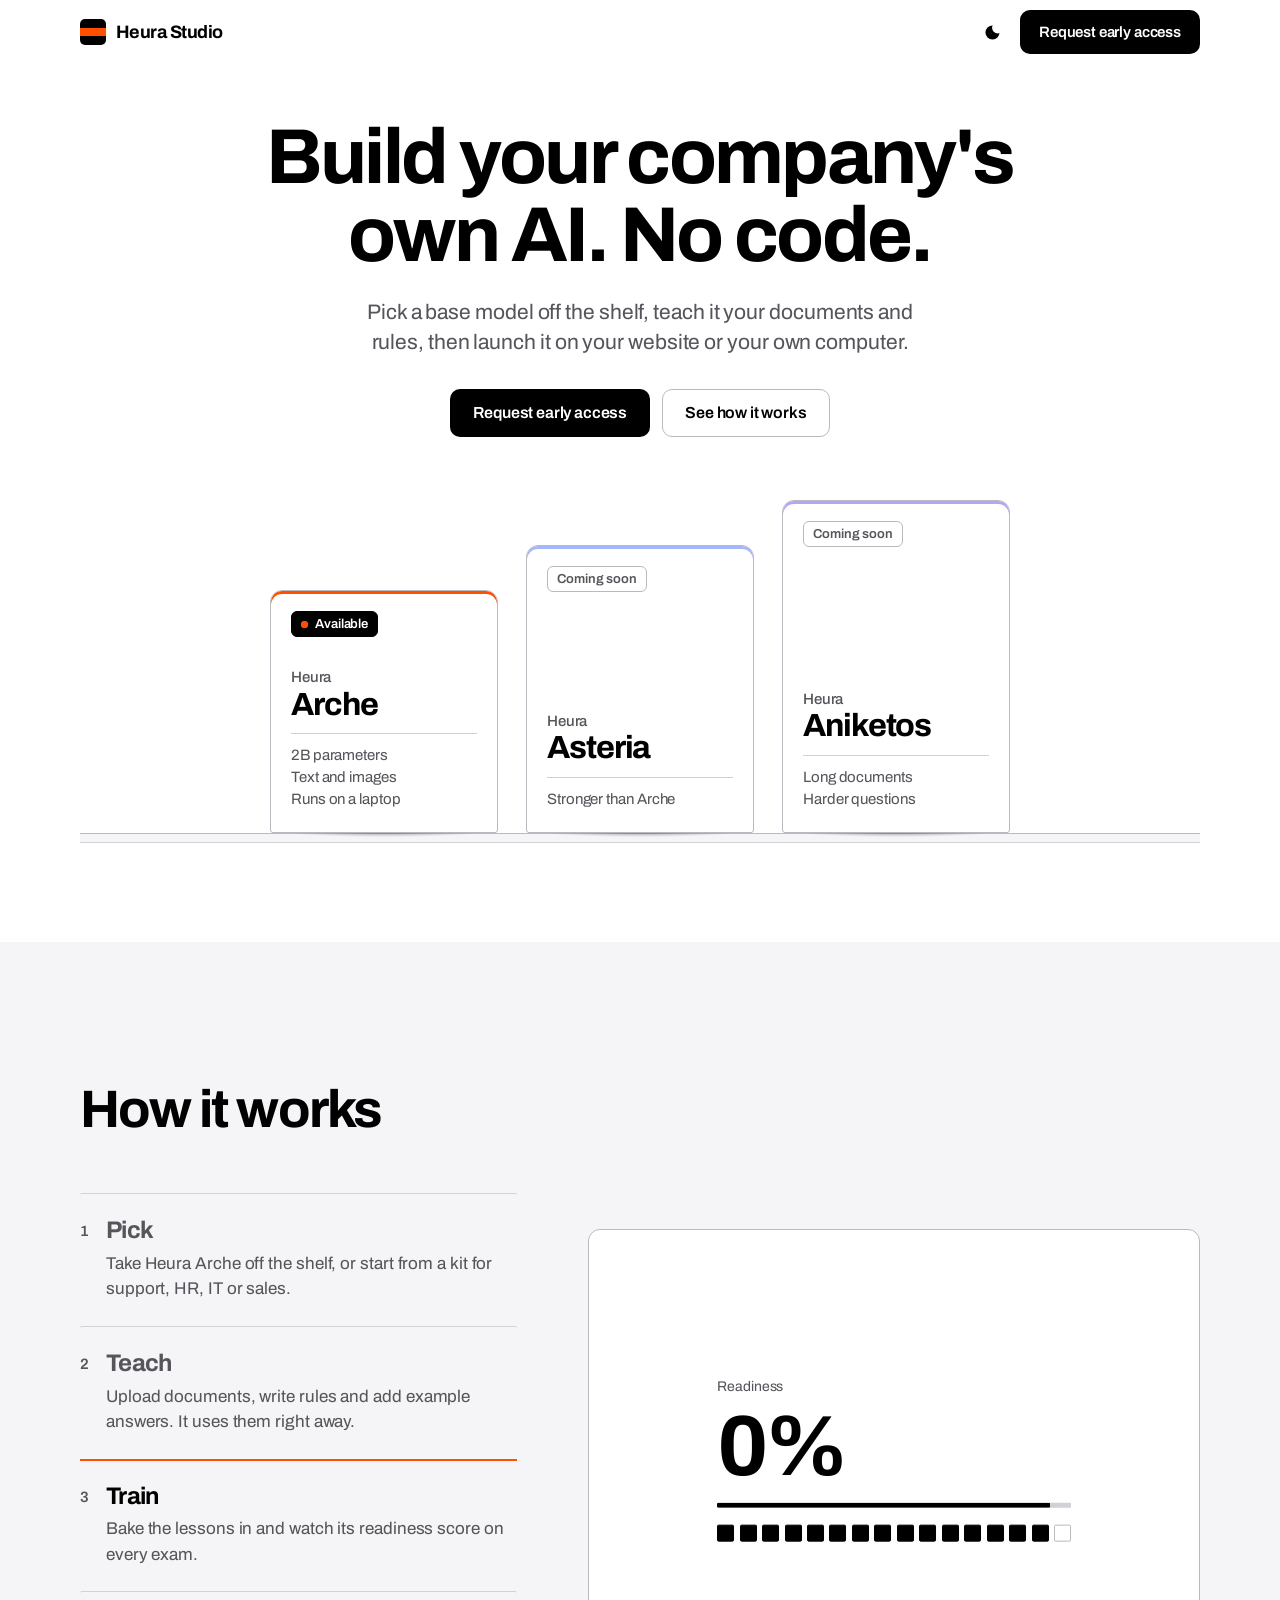
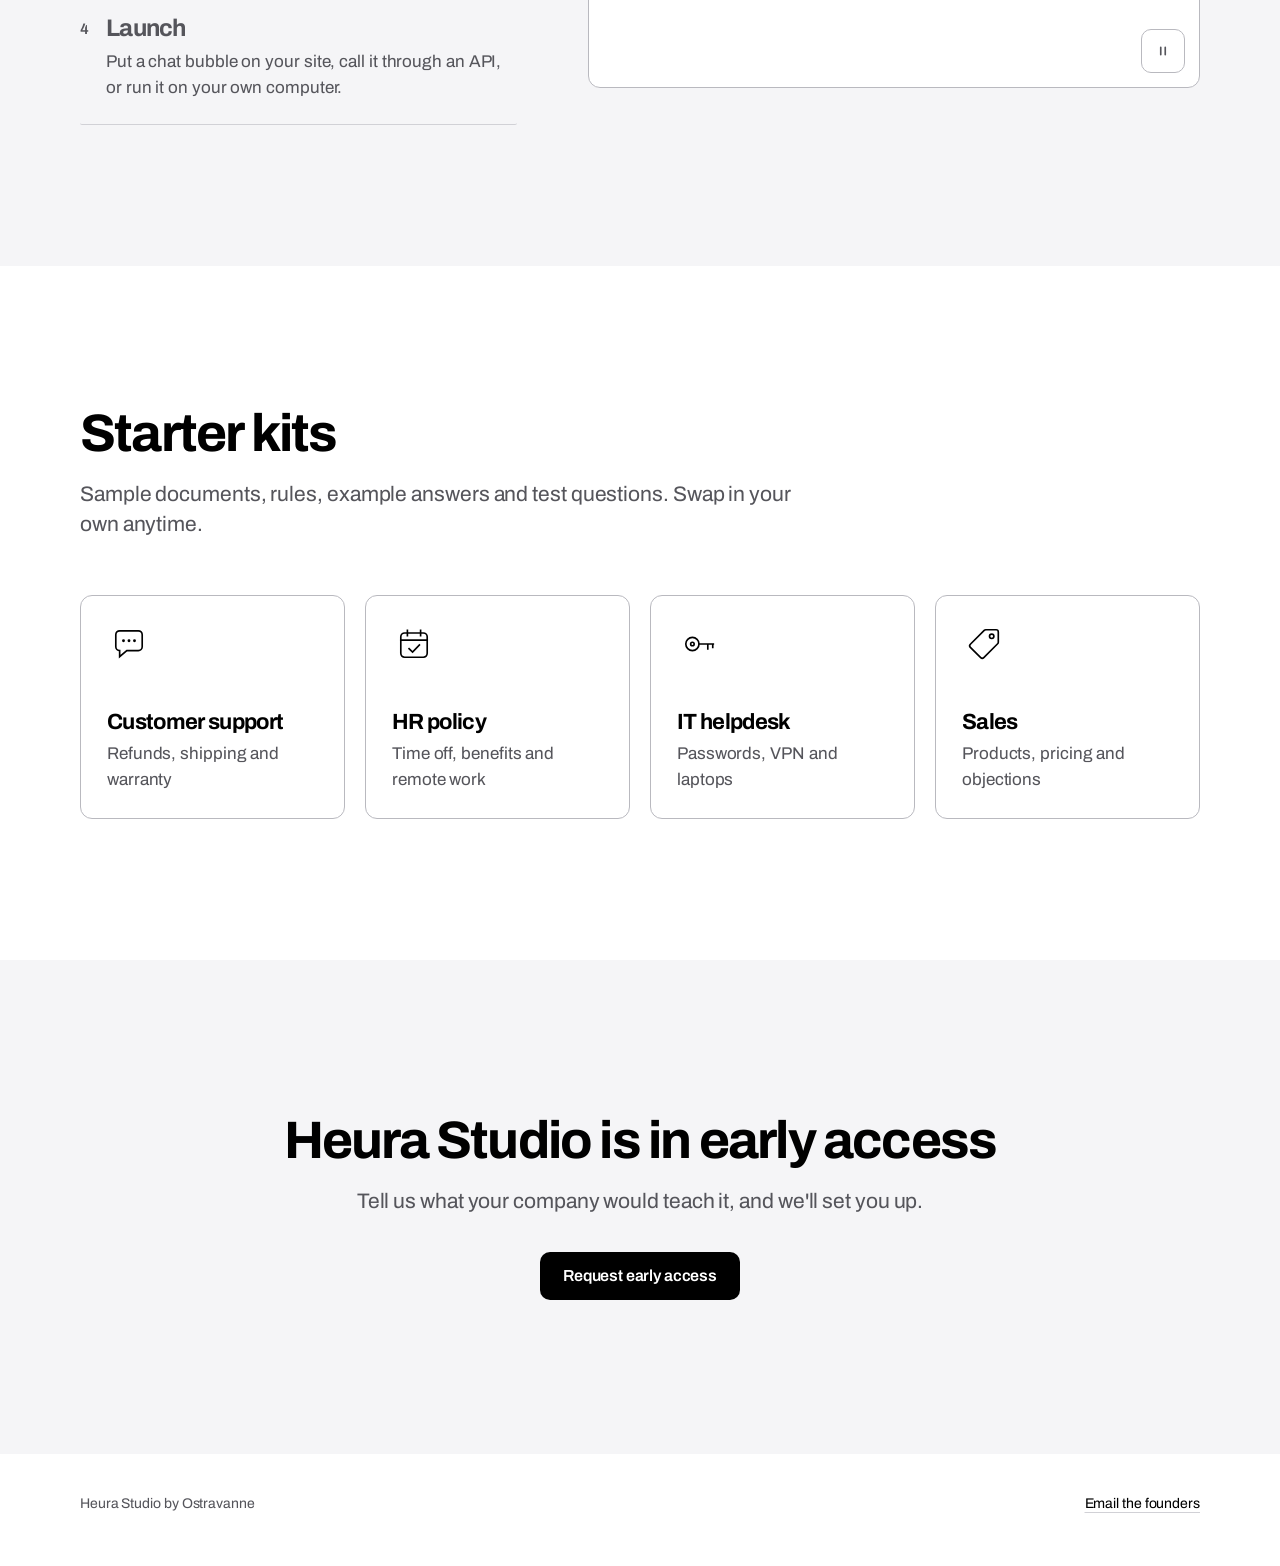
<file: index.html>
<!doctype html>
<html lang="en">
<head>
<meta charset="utf-8">
<meta name="viewport" content="width=device-width, initial-scale=1">
<title>Heura Studio by Ostravanne</title>
<meta name="description" content="Build your company's own AI. No code. Pick a base model off the shelf, teach it your documents and rules, then launch it on your website or your own computer.">
<meta name="theme-color" content="#ffffff" data-light="#ffffff" data-dark="#000000">
<!-- The theme: the choice saved by the switch in the header, else the system's. Set before anything paints. -->
<script>(function(d){var t,m;try{t=localStorage.getItem('ov-theme')}catch(e){}if(t!=='light'&&t!=='dark')t=window.matchMedia&&matchMedia('(prefers-color-scheme: dark)').matches?'dark':'light';d.setAttribute('data-theme',t);d.classList.add('ov-js');m=document.querySelector('meta[name="theme-color"]');if(m)m.setAttribute('content',m.getAttribute('data-'+t))})(document.documentElement)</script>
<link rel="icon" href="/favicon.ico" sizes="48x48">
<link rel="icon" href="/favicon-32.png" type="image/png" sizes="32x32">
<link rel="icon" href="/icon-512.png" type="image/png" sizes="512x512">
<link rel="apple-touch-icon" href="/apple-touch-icon.png">
<meta property="og:type" content="website">
<meta property="og:url" content="https://ostravanne.com/">
<meta property="og:title" content="Heura Studio by Ostravanne">
<meta property="og:description" content="Build your company's own AI. No code.">
<meta property="og:image" content="https://ostravanne.com/icon-512.png">
<link rel="preconnect" href="https://fonts.googleapis.com">
<link rel="preconnect" href="https://fonts.gstatic.com" crossorigin>
<link rel="stylesheet" href="https://fonts.googleapis.com/css2?family=Archivo:wdth,wght@62..125,400..900&display=swap">
<link rel="stylesheet" href="/site.css">
<script src="/theme.js" defer></script>
<script src="/home.js" defer></script>
</head>
<body>
<div id="ov-home">
  <header class="ov-top">
    <div class="ov-wrap ov-top-row">
      <a class="ov-logo" href="/"><span class="ov-mark" aria-hidden="true"></span><span class="ov-wordmark">Heura Studio</span></a>
      <div class="ov-top-actions">
        <button class="ov-theme" type="button" aria-label="Switch to dark mode">
          <svg viewBox="0 0 24 24" aria-hidden="true" focusable="false">
            <mask id="ov-moon-bite"><rect width="24" height="24" fill="#fff"/><circle class="ov-bite" cx="18" cy="6.5" r="6.5" fill="#000"/></mask>
            <circle class="ov-orb" cx="12" cy="12" r="8" fill="currentColor" mask="url(#ov-moon-bite)"/>
            <path class="ov-rays" d="M12 1.75v2.1M12 20.15v2.1M1.75 12h2.1M20.15 12h2.1M4.75 4.75l1.5 1.5M17.75 17.75l1.5 1.5M4.75 19.25l1.5-1.5M17.75 6.25l1.5-1.5" fill="none" stroke="currentColor" stroke-width="1.9" stroke-linecap="round"/>
          </svg>
        </button>
        <a class="ov-btn ov-btn-primary ov-btn-small" href="/early-access/"><span class="ov-long">Request early access</span><span class="ov-short" aria-hidden="true">Early access</span></a>
      </div>
    </div>
  </header>

  <main>
    <section class="ov-hero" aria-labelledby="ov-hero-title">
      <div class="ov-wrap">
        <h1 id="ov-hero-title" class="ov-hero-title">Build your company's own AI. No code.</h1>
        <p class="ov-hero-sub">Pick a base model off the shelf, teach it your documents and rules, then launch it on your website or your own computer.</p>
        <div class="ov-hero-actions">
          <a class="ov-btn ov-btn-primary" href="/early-access/">Request early access</a>
          <a class="ov-btn ov-btn-quiet" href="#how">See how it works</a>
        </div>

        <!-- The models, weakest to strongest, standing on a shelf. Only Arche, the base model, is out. -->
        <div class="ov-shelf">
          <ul class="ov-lineup" aria-label="Heura models">
            <li class="ov-slot" data-model="arche">
              <span class="ov-contact" aria-hidden="true"></span>
              <div class="ov-riser">
                <article class="ov-box" tabindex="0" aria-label="Heura Arche, available">
                  <span class="ov-status is-available"><span class="ov-dot" aria-hidden="true"></span>Available</span>
                  <div class="ov-box-foot">
                    <p class="ov-box-name"><span>Heura</span> Arche</p>
                    <ul class="ov-box-lines"><li>2B parameters</li><li>Text and images</li><li>Runs on a laptop</li></ul>
                  </div>
                </article>
              </div>
            </li>
            <li class="ov-slot" data-model="asteria">
              <span class="ov-contact" aria-hidden="true"></span>
              <div class="ov-riser">
                <article class="ov-box" tabindex="0" aria-label="Heura Asteria, coming soon">
                  <span class="ov-status">Coming soon</span>
                  <div class="ov-box-foot">
                    <p class="ov-box-name"><span>Heura</span> Asteria</p>
                    <ul class="ov-box-lines"><li>Stronger than Arche</li></ul>
                  </div>
                </article>
              </div>
            </li>
            <li class="ov-slot" data-model="aniketos">
              <span class="ov-contact" aria-hidden="true"></span>
              <div class="ov-riser">
                <article class="ov-box" tabindex="0" aria-label="Heura Aniketos, coming soon">
                  <span class="ov-status">Coming soon</span>
                  <div class="ov-box-foot">
                    <p class="ov-box-name"><span>Heura</span> Aniketos</p>
                    <ul class="ov-box-lines"><li>Long documents</li><li>Harder questions</li></ul>
                  </div>
                </article>
              </div>
            </li>
          </ul>
          <div class="ov-plank" aria-hidden="true"></div>
        </div>
      </div>
    </section>

    <section class="ov-how" id="how" aria-labelledby="ov-how-title">
      <div class="ov-wrap">
        <h2 id="ov-how-title" class="ov-h2">How it works</h2>
        <div class="ov-how-body">
          <!-- home.js turns this list into tabs that drive the preview beside it. -->
          <ol class="ov-steps">
            <li class="ov-step">
              <span class="ov-step-n" aria-hidden="true">1</span>
              <h3 class="ov-step-title" id="ov-step-pick">Pick</h3>
              <p class="ov-step-text" id="ov-step-pick-text">Take Heura Arche off the shelf, or start from a kit for support, HR, IT or sales.</p>
              <span class="ov-step-progress" aria-hidden="true"><span></span></span>
            </li>
            <li class="ov-step">
              <span class="ov-step-n" aria-hidden="true">2</span>
              <h3 class="ov-step-title" id="ov-step-teach">Teach</h3>
              <p class="ov-step-text" id="ov-step-teach-text">Upload documents, write rules and add example answers. It uses them right away.</p>
              <span class="ov-step-progress" aria-hidden="true"><span></span></span>
            </li>
            <li class="ov-step">
              <span class="ov-step-n" aria-hidden="true">3</span>
              <h3 class="ov-step-title" id="ov-step-train">Train</h3>
              <p class="ov-step-text" id="ov-step-train-text">Bake the lessons in and watch its readiness score on every exam.</p>
              <span class="ov-step-progress" aria-hidden="true"><span></span></span>
            </li>
            <li class="ov-step">
              <span class="ov-step-n" aria-hidden="true">4</span>
              <h3 class="ov-step-title" id="ov-step-launch">Launch</h3>
              <p class="ov-step-text" id="ov-step-launch-text">Put a chat bubble on your site, call it through an API, or run it on your own computer.</p>
              <span class="ov-step-progress" aria-hidden="true"><span></span></span>
            </li>
          </ol>

          <!-- Simple drawings of each step, not screenshots. Each one ends on its final frame, which is what shows
               with reduced motion. -->
          <div class="ov-stage">
            <div class="ov-scene is-active" id="ov-scene-pick">
              <div class="ov-art ov-art-pick" role="img" aria-label="Heura Arche lifts off the shelf, ahead of Asteria and Aniketos.">
                <div class="ov-minis">
                  <div class="ov-mini is-arche"><span class="ov-mini-shadow"></span><span class="ov-mini-face"><span class="ov-mini-dot"></span><span class="ov-mini-name">Arche</span></span></div>
                  <div class="ov-mini is-asteria"><span class="ov-mini-face"><span class="ov-mini-name">Asteria</span></span></div>
                  <div class="ov-mini is-aniketos"><span class="ov-mini-face"><span class="ov-mini-name">Aniketos</span></span></div>
                </div>
                <span class="ov-mini-plank"></span>
              </div>
            </div>
            <div class="ov-scene" id="ov-scene-teach">
              <div class="ov-art ov-art-teach" role="img" aria-label="A document and two rules drop into Heura Arche.">
                <span class="ov-drop is-doc"><i></i><i></i><i></i><i></i><i></i></span>
                <span class="ov-drop is-rule is-rule-1"><b></b><i></i></span>
                <span class="ov-drop is-rule is-rule-2"><b></b><i></i></span>
                <span class="ov-tray"><span class="ov-tray-name">Arche</span><span class="ov-tray-count" data-count="lessons">3 lessons</span></span>
                <span class="ov-mini-plank"></span>
              </div>
            </div>
            <div class="ov-scene" id="ov-scene-train">
              <div class="ov-art ov-art-train" role="img" aria-label="The readiness score counts up to 94 percent as the exam questions pass.">
                <div class="ov-meter">
                  <span class="ov-meter-label">Readiness</span>
                  <span class="ov-meter-value"><span data-count="readiness">94</span>%</span>
                  <span class="ov-meter-bar"><span></span></span>
                  <span class="ov-ticks"><i></i><i></i><i></i><i></i><i></i><i></i><i></i><i></i><i></i><i></i><i></i><i></i><i></i><i></i><i></i><i class="is-open"></i></span>
                </div>
              </div>
            </div>
            <div class="ov-scene" id="ov-scene-launch">
              <div class="ov-art ov-art-launch" role="img" aria-label="On a small website, a chat bubble opens and answers a question.">
                <div class="ov-site">
                  <span class="ov-site-bar"><i></i></span>
                  <span class="ov-site-body"><i class="is-title"></i><i></i><i class="is-short"></i><i class="is-block"></i></span>
                  <span class="ov-chat">
                    <span class="ov-bubble is-q">Where's my order?</span>
                    <span class="ov-typing"><i></i><i></i><i></i></span>
                    <span class="ov-bubble is-a">It ships tomorrow.</span>
                  </span>
                  <span class="ov-launcher"><svg viewBox="0 0 24 24" aria-hidden="true" focusable="false"><path d="M6 7.5A2.5 2.5 0 0 1 8.5 5h7A2.5 2.5 0 0 1 18 7.5v5a2.5 2.5 0 0 1-2.5 2.5H12l-3.5 3v-3A2.5 2.5 0 0 1 6 12.5z"/></svg></span>
                </div>
              </div>
            </div>
            <button class="ov-play" type="button" aria-label="Pause the steps" hidden>
              <svg viewBox="0 0 24 24" aria-hidden="true" focusable="false"><path class="ov-play-pause" d="M9 7v10M15 7v10"/><path class="ov-play-play" d="M9 6.8v10.4l8.2-5.2z"/></svg>
            </button>
          </div>
        </div>
      </div>
    </section>

    <section class="ov-kits-section" id="kits" aria-labelledby="ov-kits-title">
      <div class="ov-wrap">
        <h2 id="ov-kits-title" class="ov-h2">Starter kits</h2>
        <p class="ov-lead">Sample documents, rules, example answers and test questions. Swap in your own anytime.</p>
        <ul class="ov-kits">
          <li class="ov-kit">
            <svg class="ov-glyph is-support" viewBox="0 0 40 40" aria-hidden="true" focusable="false">
              <g class="ov-g-move"><path d="M8 11.5A3.5 3.5 0 0 1 11.5 8h17A3.5 3.5 0 0 1 32 11.5v11a3.5 3.5 0 0 1-3.5 3.5H18l-6.5 5.5V26H11.5A3.5 3.5 0 0 1 8 22.5z"/>
              <circle class="ov-g-dot" cx="15" cy="17" r="1.3"/><circle class="ov-g-dot" cx="20" cy="17" r="1.3"/><circle class="ov-g-dot" cx="25" cy="17" r="1.3"/></g>
            </svg>
            <h3>Customer support</h3>
            <p>Refunds, shipping and warranty</p>
          </li>
          <li class="ov-kit">
            <svg class="ov-glyph is-hr" viewBox="0 0 40 40" aria-hidden="true" focusable="false">
              <rect x="8" y="10" width="24" height="22" rx="3.5"/><path d="M8 16.5h24M14 7.5v5M26 7.5v5"/>
              <path class="ov-g-check" d="M15.5 24.2l3.2 3.1 6.2-6.4" pathLength="1"/>
            </svg>
            <h3>HR policy</h3>
            <p>Time off, benefits and remote work</p>
          </li>
          <li class="ov-kit">
            <svg class="ov-glyph is-it" viewBox="0 0 40 40" aria-hidden="true" focusable="false">
              <g class="ov-g-move"><circle cx="14" cy="20" r="6"/><circle cx="14" cy="20" r="1.6"/><path d="M20 20h13M28 20v4.5M32.5 20v3"/></g>
            </svg>
            <h3>IT helpdesk</h3>
            <p>Passwords, VPN and laptops</p>
          </li>
          <li class="ov-kit">
            <svg class="ov-glyph is-sales" viewBox="0 0 40 40" aria-hidden="true" focusable="false">
              <g class="ov-g-move"><path d="M21.6 7H31a2 2 0 0 1 2 2v9.4a2 2 0 0 1-.6 1.4L19.8 32.4a2 2 0 0 1-2.8 0l-9.4-9.4a2 2 0 0 1 0-2.8L20.2 7.6a2 2 0 0 1 1.4-.6z"/><circle cx="27" cy="13" r="2"/></g>
            </svg>
            <h3>Sales</h3>
            <p>Products, pricing and objections</p>
          </li>
        </ul>
      </div>
    </section>

    <section class="ov-access" aria-labelledby="ov-access-title">
      <div class="ov-wrap">
        <h2 id="ov-access-title" class="ov-h2">Heura Studio is in early access</h2>
        <p class="ov-lead">Tell us what your company would teach it, and we'll set you up.</p>
        <a class="ov-btn ov-btn-primary" href="/early-access/">Request early access</a>
      </div>
    </section>
  </main>

  <footer class="ov-foot">
    <div class="ov-wrap ov-foot-row">
      <span>Heura Studio by Ostravanne</span>
      <a href="mailto:ryantian@ostravanne.com,leoli@ostravanne.com">Email the founders</a>
    </div>
  </footer>
</div>
</body>
</html>
</file>
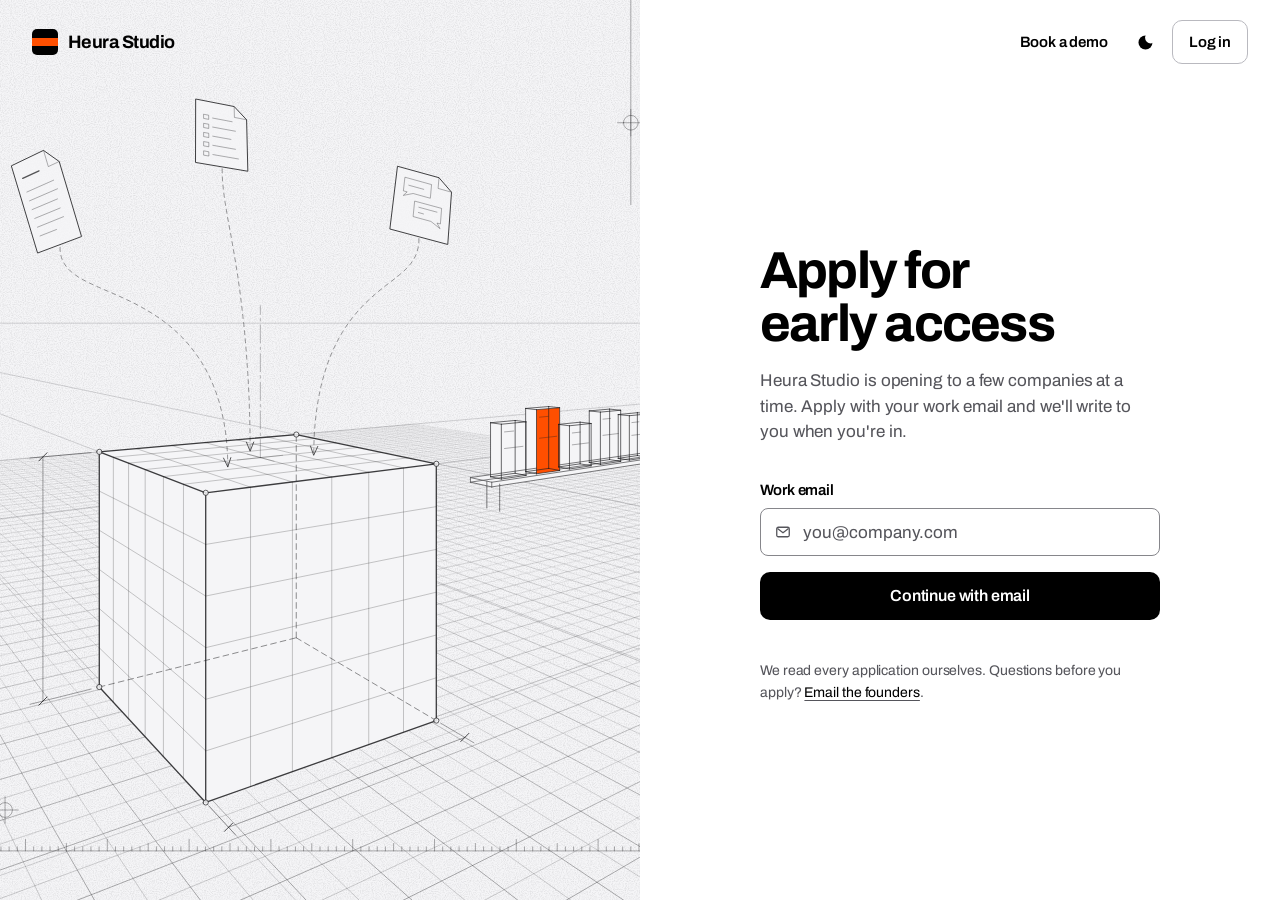
<file: early-access/index.html>
<!doctype html>
<html lang="en">
<head>
<meta charset="utf-8">
<meta name="viewport" content="width=device-width, initial-scale=1">
<title>Apply for early access | Heura Studio</title>
<meta name="description" content="Apply for early access to Heura Studio, the no-code way to build your company's own AI.">
<meta name="theme-color" content="#f5f5f7" data-light="#f5f5f7" data-dark="#0b0b0c">
<!-- The theme: the choice saved by the switch in the header, else the system's. Set before anything paints. -->
<script>(function(d){var t,m;try{t=localStorage.getItem('ov-theme')}catch(e){}if(t!=='light'&&t!=='dark')t=window.matchMedia&&matchMedia('(prefers-color-scheme: dark)').matches?'dark':'light';d.setAttribute('data-theme',t);d.classList.add('ov-js');m=document.querySelector('meta[name="theme-color"]');if(m)m.setAttribute('content',m.getAttribute('data-'+t))})(document.documentElement)</script>
<link rel="icon" href="/favicon.ico" sizes="48x48">
<link rel="icon" href="/favicon-32.png" type="image/png" sizes="32x32">
<link rel="icon" href="/icon-512.png" type="image/png" sizes="512x512">
<link rel="apple-touch-icon" href="/apple-touch-icon.png">
<link rel="preconnect" href="https://fonts.googleapis.com">
<link rel="preconnect" href="https://fonts.gstatic.com" crossorigin>
<link rel="stylesheet" href="https://fonts.googleapis.com/css2?family=Archivo:wdth,wght@62..125,400..900&display=swap">
<link rel="stylesheet" href="/site.css">
<link rel="stylesheet" href="/early-access/apply.css">
<!-- signup.js turns the form into two steps. Without it (no JavaScript, or the file fails to load) the form
     stays a plain one that posts name, email and company. -->
<script>if (window.fetch && window.URLSearchParams && window.FormData) document.documentElement.classList.add('js');</script>
<script src="/early-access/signup.js" defer onerror="document.documentElement.classList.remove('js')"></script>
<script src="/theme.js" defer></script>
</head>
<body>
<div id="ov-home" class="ap">
  <header class="ap-top">
    <a class="ov-logo" href="/"><span class="ov-mark" aria-hidden="true"></span><span class="ap-wordmark">Heura Studio</span></a>
    <nav class="ap-nav" aria-label="Main">
      <a class="ap-link" href="mailto:ryantian@ostravanne.com,leoli@ostravanne.com?subject=Heura%20Studio%20demo">Book a demo</a>
      <button class="ov-theme" type="button" aria-label="Switch to dark mode">
        <svg viewBox="0 0 24 24" aria-hidden="true" focusable="false">
          <mask id="ov-moon-bite"><rect width="24" height="24" fill="#fff"/><circle class="ov-bite" cx="18" cy="6.5" r="6.5" fill="#000"/></mask>
          <circle class="ov-orb" cx="12" cy="12" r="8" fill="currentColor" mask="url(#ov-moon-bite)"/>
          <path class="ov-rays" d="M12 1.75v2.1M12 20.15v2.1M1.75 12h2.1M20.15 12h2.1M4.75 4.75l1.5 1.5M17.75 17.75l1.5 1.5M4.75 19.25l1.5-1.5M17.75 6.25l1.5-1.5" fill="none" stroke="currentColor" stroke-width="1.9" stroke-linecap="round"/>
        </svg>
      </button>
      <a class="ap-pill" href="https://heurastudios.com/login">Log in</a>
    </nav>
  </header>

  <!-- The drawing, drawn once per theme by _tools/draw-early-access.js; the one for the current theme shows. -->
  <div class="ap-art">
    <img class="ap-plate is-light" src="/early-access/drawing.svg" alt="" width="1000" height="1100">
    <img class="ap-plate is-dark" src="/early-access/drawing-dark.svg" alt="" width="1000" height="1100">
  </div>

  <main class="ap-main">
    <div class="ap-panel">
      <h1 id="ea-title">Apply for<br> early access</h1>
      <p class="ap-lead">Heura Studio is opening to a few companies at a time. Apply with your work email and we'll write to you when you're in.</p>

      <!-- data-google-client-id: the OAuth client ID for "Continue with Google", the same one as
           GOOGLE_CLIENT_ID in _backend/Code.gs. While it's empty the Google option stays hidden. -->
      <form id="ea-form" class="ap-form" method="post" action="https://script.google.com/macros/s/AKfycbxeGXRIPZbw9SmmELM12JjJCPv7J-dosWmukFCh4RN90vVQsfV1jGKtJcDdEren_k8BEQ/exec" data-google-client-id="" aria-labelledby="ea-title">
        <div class="ap-field">
          <div class="ap-label-row">
            <label for="ea-email">Work email</label>
            <button class="ap-back" type="button" hidden>Use a different email</button>
          </div>
          <div class="ap-input">
            <svg class="ap-icon" viewBox="0 0 16 16" aria-hidden="true" focusable="false"><rect x="1.75" y="3.25" width="12.5" height="9.5" rx="1.5"/><path d="m2.5 4.5 5.5 4.25 5.5-4.25"/></svg>
            <input id="ea-email" name="email" type="email" autocomplete="email" maxlength="254" placeholder="you@company.com" required>
          </div>
        </div>

        <div class="ap-step1">
          <button class="ap-continue" type="button">Continue with email</button>
          <p class="ap-or" hidden>or</p>
          <div class="ap-google" hidden></div>
        </div>

        <div class="ap-step2">
          <div class="ap-field">
            <label for="ea-name">Name</label>
            <input id="ea-name" name="name" type="text" autocomplete="name" maxlength="100" required>
          </div>
          <div class="ap-field">
            <label for="ea-company">Company</label>
            <input id="ea-company" name="company" type="text" autocomplete="organization" maxlength="100" required>
          </div>
          <div class="ea-trap" aria-hidden="true">
            <label for="ea-website">Leave this empty</label>
            <input id="ea-website" name="website" type="text" tabindex="-1" autocomplete="off">
          </div>
          <button class="ap-submit ea-submit" type="submit">Request early access</button>
        </div>
      </form>
      <p id="ea-status" class="ap-status" role="status"></p>

      <p class="ap-note">We read every application ourselves. Questions before you apply? <a href="mailto:ryantian@ostravanne.com,leoli@ostravanne.com">Email the founders</a>.</p>
    </div>
  </main>
</div>
</body>
</html>
</file>
<file: site.css>
/* ostravanne.com: the tokens, base and header both pages share, then the home page.
   Every color is a token, light by default, dark under html[data-theme="dark"] (set before first paint by the
   inline script in <head>) or, with JavaScript off, under the system's dark setting.
   Tokens are registered so that a theme switch cross-fades every color, gradients included. */

@property --page { syntax: '<color>'; inherits: true; initial-value: #ffffff; }
@property --band { syntax: '<color>'; inherits: true; initial-value: #f5f5f7; }
@property --surface { syntax: '<color>'; inherits: true; initial-value: #ffffff; }
@property --hairline { syntax: '<color>'; inherits: true; initial-value: #d1d1d6; }
@property --edge { syntax: '<color>'; inherits: true; initial-value: #b9b9bf; }
@property --text { syntax: '<color>'; inherits: true; initial-value: #000000; }
@property --text-2 { syntax: '<color>'; inherits: true; initial-value: #55555b; }
@property --accent { syntax: '<color>'; inherits: true; initial-value: #ff4f00; }
@property --field { syntax: '<color>'; inherits: true; initial-value: #86868b; }
@property --wash { syntax: '<percentage>'; inherits: true; initial-value: 13%; }
@property --wash-soon { syntax: '<percentage>'; inherits: true; initial-value: 9%; }
@property --glow { syntax: '<percentage>'; inherits: true; initial-value: 9%; }
@property --lift { syntax: '<number>'; inherits: true; initial-value: 0; } /* how far a box is off its shelf, 0 to 1 */

:root {
  --page: #ffffff;
  --band: #f5f5f7; /* alternate sections */
  --surface: #ffffff; /* boxes, cards, inputs; always with an edge */
  --hairline: #d1d1d6; /* separators between rows and sections */
  --edge: #b9b9bf; /* the outline of a box, a card, a chip or a quiet button */
  --text: #000000;
  --text-2: #55555b; /* secondary copy: 7.4:1 on page, 6.8:1 on band */
  --accent: #ff4f00; /* Heura orange: small marks only */
  --field: #86868b; /* input borders: 3.6:1, so a field reads as a field */
  --arche: #ff4f00;
  --asteria: #5b7cfa;
  --aniketos: #7a5af8;
  --wash: 100%; /* the cap along the top of a model's box: its tint, full strength */
  --wash-soon: 55%; /* quieter, for the ones still coming */
  --glow: 9%; /* the highlight that follows the pointer */
  --shade: rgba(0, 0, 0, .28); /* contact shadows on a shelf */
  --lifted: 0 1px 1px rgba(0, 0, 0, .1), 0 6px 12px -4px rgba(0, 0, 0, .14), 0 20px 34px -14px rgba(0, 0, 0, .24);
  --raised: 0 1px 1px rgba(0, 0, 0, .08), 0 8px 18px -8px rgba(0, 0, 0, .18);
  --ease: cubic-bezier(.2, .8, .2, 1);
  color-scheme: light;
}
@media (prefers-color-scheme: dark) {
  :root:not([data-theme="light"]) {
    --page: #000000; --band: #0b0b0c; --surface: #141415; --hairline: #2a2a2d; --edge: #3c3c41;
    --text: #fafafa; --text-2: #b1b1b7; --accent: #ff6a26; --field: #6e6e73;
    --wash: 100%; --wash-soon: 60%; --glow: 9%; --shade: rgba(0, 0, 0, .9);
    --lifted: 0 1px 1px rgba(0, 0, 0, .7), 0 8px 14px -4px rgba(0, 0, 0, .75), 0 22px 40px -14px rgba(0, 0, 0, .85);
    --raised: 0 1px 1px rgba(0, 0, 0, .6), 0 10px 22px -8px rgba(0, 0, 0, .75);
    color-scheme: dark;
  }
}
:root[data-theme="dark"] {
  --page: #000000; --band: #0b0b0c; --surface: #141415; --hairline: #2a2a2d; --edge: #3c3c41;
  --text: #fafafa; --text-2: #b1b1b7; --accent: #ff6a26; --field: #6e6e73;
  --wash: 100%; --wash-soon: 60%; --glow: 9%; --shade: rgba(0, 0, 0, .9);
  --lifted: 0 1px 1px rgba(0, 0, 0, .7), 0 8px 14px -4px rgba(0, 0, 0, .75), 0 22px 40px -14px rgba(0, 0, 0, .85);
  --raised: 0 1px 1px rgba(0, 0, 0, .6), 0 10px 22px -8px rgba(0, 0, 0, .75);
  color-scheme: dark;
}
/* the switch adds this class for a moment, so only a switch cross-fades (never the first paint) */
:root.ov-theming {
  transition: --page .25s ease, --band .25s ease, --surface .25s ease, --hairline .25s ease, --edge .25s ease, --text .25s ease,
    --text-2 .25s ease, --accent .25s ease, --field .25s ease, --wash .25s ease, --wash-soon .25s ease, --glow .25s ease;
}

html, body { margin: 0; padding: 0; background: var(--page); }
@media (prefers-reduced-motion: no-preference) { html { scroll-behavior: smooth; } }

#ov-home {
  display: block; min-height: 100vh; background: var(--page); color: var(--text);
  font-family: "Archivo", ui-sans-serif, -apple-system, BlinkMacSystemFont, "Segoe UI", sans-serif;
  font-size: 17px; line-height: 1.5; font-weight: 420; font-stretch: 100%; letter-spacing: -.005em;
  -webkit-font-smoothing: antialiased; -moz-osx-font-smoothing: grayscale; -webkit-text-size-adjust: 100%; text-size-adjust: 100%;
}
#ov-home *, #ov-home *::before, #ov-home *::after { box-sizing: border-box; }
#ov-home h1, #ov-home h2, #ov-home h3, #ov-home p, #ov-home ul, #ov-home ol, #ov-home li { margin: 0; padding: 0; }
#ov-home ul, #ov-home ol { list-style: none; }
#ov-home a { color: inherit; text-decoration: none; }
#ov-home button { font: inherit; color: inherit; }
#ov-home [hidden] { display: none !important; }
#ov-home :focus-visible { outline: 2px solid var(--text); outline-offset: 2px; }
#ov-home .ov-wrap { width: 100%; max-width: 1168px; margin: 0 auto; padding: 0 24px; }

/* type */
#ov-home .ov-hero-title,
#ov-home .ov-h2 { font-weight: 720; font-stretch: 100%; letter-spacing: -.034em; line-height: 1.02; text-wrap: balance; }
#ov-home .ov-h2 { font-size: clamp(36px, 2.4vw + 22px, 56px); }
#ov-home .ov-lead { margin-top: 18px; max-width: 34em; font-size: 21px; line-height: 1.45; color: var(--text-2); text-wrap: pretty; }

/* ---- buttons: 10px corners; the primary is filled with the text color */
#ov-home .ov-btn {
  display: inline-flex; align-items: center; justify-content: center; min-height: 48px; padding: 0 22px;
  border: 1px solid transparent; border-radius: 10px; cursor: pointer;
  font-size: 16px; font-weight: 600; line-height: 1; letter-spacing: -.01em; white-space: nowrap;
  transition: background-color .25s var(--ease), border-color .25s var(--ease), transform .3s var(--ease);
  -webkit-tap-highlight-color: transparent;
}
#ov-home .ov-btn-primary { background: var(--text); color: var(--page); }
#ov-home .ov-btn-quiet { border-color: var(--edge); color: var(--text); }
@media (hover: hover) {
  #ov-home .ov-btn-primary:hover { background: color-mix(in srgb, var(--text) 80%, var(--page)); }
  #ov-home .ov-btn-quiet:hover { border-color: var(--text); }
}
#ov-home .ov-btn:active { transform: scale(.97); }
#ov-home .ov-btn-small { min-height: 44px; padding: 0 18px; font-size: 15px; }
#ov-home .ov-short { display: none; }

/* ---- header: sticky; a hairline and a soft shadow appear once the page scrolls */
#ov-home .ov-top {
  position: sticky; top: 0; z-index: 50;
  background: color-mix(in srgb, var(--page) 84%, transparent);
  -webkit-backdrop-filter: saturate(180%) blur(20px); backdrop-filter: saturate(180%) blur(20px);
  border-bottom: 1px solid transparent;
  transition: border-color .3s var(--ease);
}
#ov-home .ov-top.is-scrolled { border-bottom-color: var(--hairline); }
#ov-home .ov-top-row { display: flex; align-items: center; justify-content: space-between; gap: 12px; min-height: 64px; }
#ov-home .ov-top-actions { display: flex; align-items: center; gap: 6px; }
#ov-home .ov-logo {
  display: inline-flex; align-items: center; gap: 10px; min-height: 44px; white-space: nowrap;
  font-size: 18px; font-weight: 700; font-stretch: 100%; letter-spacing: -.03em; line-height: 1;
}
#ov-home .ov-mark { position: relative; flex: none; width: 26px; height: 26px; border-radius: 5px; background: var(--text); overflow: hidden; }
#ov-home .ov-mark::after { content: ""; position: absolute; left: 0; right: 0; top: 9px; height: 8px; background: var(--accent); }

/* the theme switch: a moon in light mode, a sun in dark (what it switches to). It needs JavaScript. */
#ov-home .ov-theme {
  display: none; place-items: center; flex: none; width: 44px; height: 44px; margin: 0; padding: 0;
  border: 0; border-radius: 10px; background: transparent; color: var(--text); cursor: pointer;
  transition: background-color .25s var(--ease), transform .3s var(--ease); -webkit-tap-highlight-color: transparent;
}
.ov-js #ov-home .ov-theme { display: inline-grid; }
@media (hover: hover) { #ov-home .ov-theme:hover { background: var(--band); } }
#ov-home .ov-theme:active { transform: scale(.9); }
#ov-home .ov-theme svg { width: 21px; height: 21px; overflow: visible; }
#ov-home .ov-orb, #ov-home .ov-rays, #ov-home .ov-bite {
  transform-box: fill-box; transform-origin: center;
  transition: transform .5s var(--ease), opacity .3s var(--ease);
}
#ov-home .ov-rays { opacity: 0; transform: rotate(-60deg) scale(.5); }
[data-theme="dark"] #ov-home .ov-orb { transform: scale(.55); }
[data-theme="dark"] #ov-home .ov-bite { transform: translate(9px, -9px); }
[data-theme="dark"] #ov-home .ov-rays { opacity: 1; transform: none; }

/* ---- hero */
#ov-home .ov-hero { padding: clamp(36px, 6vh, 64px) 0 clamp(80px, 11vh, 120px); text-align: center; }
#ov-home .ov-hero-title { max-width: 12.5em; margin: 0 auto; font-size: clamp(48px, 4.2vw + 24px, 84px); line-height: 1; }
#ov-home .ov-hero-sub { max-width: 33em; margin: 22px auto 0; font-size: 21px; line-height: 1.45; color: var(--text-2); text-wrap: balance; }
#ov-home .ov-hero-actions { display: flex; flex-wrap: wrap; justify-content: center; gap: 12px; margin-top: 32px; }

/* ---- the shelf and the model boxes on it */
#ov-home .ov-shelf { position: relative; margin-top: clamp(44px, 7vh, 72px); }
#ov-home .ov-lineup { position: relative; z-index: 1; display: flex; justify-content: center; align-items: flex-end; gap: 28px; }
#ov-home .ov-slot { position: relative; flex: 0 1 228px; min-width: 0; }
#ov-home .ov-riser { position: relative; z-index: 1; }
#ov-home .ov-contact {
  position: absolute; z-index: 0; left: 9%; right: 9%; bottom: -4px; height: 8px; border-radius: 50%;
  background: radial-gradient(closest-side, var(--shade), transparent); pointer-events: none;
}
/* the shelf: a firm top edge the boxes stand on, a flat front face, a hairline under it, square ends */
#ov-home .ov-plank,
#ov-home .ov-mini-plank {
  border-top: 1px solid var(--edge);
  border-bottom: 1px solid var(--hairline);
  background: var(--band);
}
#ov-home .ov-plank { position: relative; z-index: 0; height: 10px; }
/* a model's box: flat, a crisp edge, and a cap in the model's own tint along its top */
#ov-home .ov-box {
  --tint: var(--arche); --w: var(--wash); --h: clamp(216px, 27vh, 252px); --lift: 0;
  position: relative; display: flex; flex-direction: column; justify-content: space-between; height: var(--h);
  padding: 20px 20px 22px; text-align: left; cursor: default;
  border: 1px solid color-mix(in srgb, var(--edge), var(--text) calc(var(--lift) * 30%));
  border-radius: 12px 12px 3px 3px;
  background: var(--surface);
  box-shadow: inset 0 3px 0 color-mix(in srgb, var(--tint) var(--w), var(--surface));
  transform-origin: 50% 85%; -webkit-tap-highlight-color: transparent; outline-offset: 4px;
}
/* the highlight that follows the pointer, under the words */
#ov-home .ov-box::before {
  content: ""; position: absolute; inset: 0; border-radius: inherit; pointer-events: none; opacity: var(--lift);
  background: radial-gradient(280px circle at var(--mx, 35%) var(--my, 22%), color-mix(in srgb, var(--tint) var(--glow), transparent), transparent 72%);
}
/* the box's own shadow, which only exists while it's off the shelf */
#ov-home .ov-box::after {
  content: ""; position: absolute; z-index: -1; inset: 0; border-radius: inherit; pointer-events: none;
  box-shadow: var(--lifted); opacity: var(--lift);
}
#ov-home .ov-box > * { position: relative; }
#ov-home .ov-slot[data-model="asteria"] .ov-box { --tint: var(--asteria); --w: var(--wash-soon); --h: clamp(254px, 32vh, 296px); }
#ov-home .ov-slot[data-model="aniketos"] .ov-box { --tint: var(--aniketos); --w: var(--wash-soon); --h: clamp(292px, 37vh, 340px); }

/* "Available" is filled, "Coming soon" only outlined */
#ov-home .ov-status {
  align-self: flex-start; display: inline-flex; align-items: center; gap: 7px; height: 26px; padding: 0 9px;
  border: 1px solid var(--edge); border-radius: 6px; background: var(--surface); color: var(--text-2);
  font-size: 13px; font-weight: 600; line-height: 1; white-space: nowrap;
}
#ov-home .ov-status.is-available { border-color: var(--text); background: var(--text); color: var(--page); }
#ov-home .ov-dot { position: relative; width: 7px; height: 7px; border-radius: 50%; background: var(--accent); }
#ov-home .ov-box-name { font-size: 32px; font-weight: 720; font-stretch: 100%; letter-spacing: -.034em; line-height: 1.02; }
#ov-home .ov-box-name span { display: block; margin-bottom: 3px; font-size: 15px; font-weight: 520; font-stretch: 100%; letter-spacing: -.01em; color: var(--text-2); }
#ov-home .ov-box-lines { margin-top: 12px; padding-top: 11px; border-top: 1px solid var(--hairline); }
#ov-home .ov-box-lines li { font-size: 15px; line-height: 1.45; color: var(--text-2); }

/* Without home.js the boxes still rise on hover and keyboard focus (home.js adds the tilt and the spring). */
#ov-home .ov-lineup:not(.is-live) .ov-box { transition: transform .45s var(--ease), --lift .45s var(--ease); }
@media (hover: hover) {
  #ov-home .ov-lineup:not(.is-live) .ov-box:hover { --lift: 1; transform: translateY(-14px) scale(1.03); }
}
#ov-home .ov-lineup:not(.is-live) .ov-box:focus-visible { --lift: 1; transform: translateY(-14px) scale(1.03); }
/* reduced motion: lifted means the shadow and the stronger edge, without moving */
#ov-home .ov-box.is-up { --lift: 1; }
/* on a phone a box lifts while pressed; a long press shouldn't start selecting text instead */
@media (pointer: coarse) { #ov-home .ov-box { -webkit-user-select: none; user-select: none; -webkit-touch-callout: none; } }

/* ---- sections */
#ov-home .ov-how { padding: clamp(96px, 11vw, 152px) 0; background: var(--band); }
#ov-home .ov-kits-section { padding: clamp(96px, 11vw, 152px) 0; }
#ov-home .ov-access { padding: clamp(104px, 12vw, 168px) 0; background: var(--band); text-align: center; }
#ov-home .ov-access .ov-lead { margin-left: auto; margin-right: auto; }
#ov-home .ov-access .ov-btn { margin-top: 36px; }

/* ---- How it works. Without JavaScript: a numbered list in four columns. */
#ov-home .ov-steps { display: grid; grid-template-columns: repeat(4, minmax(0, 1fr)); gap: 32px; margin-top: 48px; }
#ov-home .ov-step {
  position: relative; display: grid; grid-template-columns: 26px minmax(0, 1fr); align-content: start;
  padding-top: 20px; border-top: 1px solid var(--hairline);
}
#ov-home .ov-step-n { grid-column: 1; grid-row: 1; padding-top: 4px; font-size: 15px; font-weight: 600; color: var(--text-2); font-variant-numeric: tabular-nums; }
#ov-home .ov-step-title { grid-column: 2; grid-row: 1; font-size: 24px; font-weight: 700; font-stretch: 100%; letter-spacing: -.03em; line-height: 1.2; transition: color .3s var(--ease); }
#ov-home .ov-step-text { grid-column: 2; margin-top: 6px; color: var(--text-2); text-wrap: pretty; }
#ov-home .ov-step-progress { display: none; }
#ov-home .ov-stage { display: none; }

/* With JavaScript: the steps on the left drive a preview on the right. */
.ov-js #ov-home .ov-how-body {
  display: grid; grid-template-columns: minmax(0, 5fr) minmax(0, 7fr); align-items: center; gap: clamp(36px, 5.5vw, 80px); margin-top: 56px;
}
.ov-js #ov-home .ov-steps { grid-template-columns: minmax(0, 1fr); gap: 0; margin-top: 0; }
.ov-js #ov-home .ov-step { padding: 22px 0 24px; cursor: pointer; -webkit-tap-highlight-color: transparent; border-radius: 2px; }
.ov-js #ov-home .ov-step:last-child { border-bottom: 1px solid var(--hairline); }
.ov-js #ov-home .ov-step[aria-selected="false"] .ov-step-title { color: var(--text-2); }
@media (hover: hover) { .ov-js #ov-home .ov-step[aria-selected="false"]:hover .ov-step-title { color: var(--text); } }
/* a thin line along the selected step's top edge; while the steps play, home.js fills it from the left */
.ov-js #ov-home .ov-step-progress { display: block; position: absolute; left: 0; right: 0; top: -1px; height: 2px; overflow: hidden; }
.ov-js #ov-home .ov-step-progress span { position: absolute; inset: 0; background: var(--accent); transform: scaleX(0); transform-origin: 0 50%; }
.ov-js #ov-home .ov-step[aria-selected="true"] .ov-step-progress span { transform: none; }

/* overflow: clip, not hidden: a hidden box can still be scrolled by focus or find-in-page, which would knock the
   drawing out of place */
.ov-js #ov-home .ov-stage {
  position: relative; display: block; aspect-ratio: 4 / 3; overflow: hidden; overflow: clip; container-type: inline-size;
  border: 1px solid var(--edge); border-radius: 12px; background: var(--surface);
}
#ov-home .ov-scene { position: absolute; inset: 0; opacity: 0; visibility: hidden; transition: opacity .3s var(--ease), visibility 0s linear .3s; }
#ov-home .ov-scene.is-active { opacity: 1; visibility: visible; transition: opacity .45s var(--ease) .08s, visibility 0s; }
#ov-home .ov-scene:focus-visible { outline-offset: -4px; border-radius: 12px; }
#ov-home .ov-art { position: absolute; inset: 0; }
#ov-home .ov-play {
  position: absolute; z-index: 2; right: 14px; bottom: 14px; display: grid; place-items: center; width: 44px; height: 44px; padding: 0;
  border: 1px solid var(--edge); border-radius: 10px; color: var(--text-2); cursor: pointer;
  background: color-mix(in srgb, var(--surface) 80%, transparent); -webkit-backdrop-filter: blur(10px); backdrop-filter: blur(10px);
  transition: color .25s var(--ease), border-color .25s var(--ease), transform .3s var(--ease);
}
@media (hover: hover) { #ov-home .ov-play:hover { color: var(--text); border-color: var(--text); } }
#ov-home .ov-play:active { transform: scale(.92); }
#ov-home .ov-play svg { width: 18px; height: 18px; }
#ov-home .ov-play-pause { fill: none; stroke: currentColor; stroke-width: 2.2; stroke-linecap: round; }
#ov-home .ov-play-play { fill: currentColor; display: none; }
#ov-home .ov-play[data-state="stopped"] .ov-play-pause { display: none; }
#ov-home .ov-play[data-state="stopped"] .ov-play-play { display: block; }

/* The drawings. Sizes are in cqw (a hundredth of the preview's width), so each one scales as a whole.
   Base styles are each drawing's last frame; the animations play from the first frame to it. */
#ov-home .ov-mini-plank { position: absolute; left: 8cqw; right: 8cqw; top: 54cqw; height: 1.8cqw; }
#ov-home .ov-minis { position: absolute; z-index: 1; left: 0; right: 0; top: 0; height: 54cqw; display: flex; justify-content: center; align-items: flex-end; gap: 4.5cqw; }
#ov-home .ov-mini { position: relative; width: 21cqw; height: 24cqw; }
#ov-home .ov-mini.is-asteria { height: 29cqw; }
#ov-home .ov-mini.is-aniketos { height: 34cqw; }
#ov-home .ov-mini-face {
  --tint: var(--arche); --w: var(--wash);
  position: relative; display: flex; flex-direction: column; justify-content: space-between; height: 100%; padding: 1.8cqw;
  border-radius: 1.5cqw 1.5cqw .4cqw .4cqw;
}
/* the box itself is a layer of its own, so the two still to come can fade back while their names stay readable */
#ov-home .ov-mini-face::before {
  content: ""; position: absolute; z-index: -1; inset: 0; border: 1px solid var(--edge); border-radius: inherit;
  background: var(--surface); box-shadow: inset 0 max(2px, .45cqw) 0 color-mix(in srgb, var(--tint) var(--w), var(--surface));
}
#ov-home .ov-mini.is-asteria .ov-mini-face { --tint: var(--asteria); --w: var(--wash-soon); justify-content: flex-end; color: var(--text-2); }
#ov-home .ov-mini.is-aniketos .ov-mini-face { --tint: var(--aniketos); --w: var(--wash-soon); justify-content: flex-end; color: var(--text-2); }
#ov-home .ov-mini.is-asteria .ov-mini-face::before,
#ov-home .ov-mini.is-aniketos .ov-mini-face::before { opacity: .5; }
#ov-home .ov-mini.is-arche .ov-mini-face { transform: translateY(-5cqw) rotate(-2.5deg) scale(1.06); }
#ov-home .ov-mini.is-arche .ov-mini-face::before { box-shadow: inset 0 max(2px, .45cqw) 0 var(--arche), var(--lifted); }
#ov-home .ov-mini-dot { width: 1.6cqw; height: 1.6cqw; min-width: 6px; min-height: 6px; border-radius: 50%; background: var(--accent); }
#ov-home .ov-mini-name { font-size: max(10px, 2.7cqw); font-weight: 700; font-stretch: 100%; letter-spacing: -.03em; line-height: 1; }
#ov-home .ov-mini-shadow {
  position: absolute; left: 4%; right: 4%; bottom: -1.2cqw; height: 2.4cqw; border-radius: 50%;
  background: radial-gradient(closest-side, var(--shade), transparent); transform: scale(1.3, 1.7); opacity: .4;
}

#ov-home .ov-tray {
  --tint: var(--arche);
  position: absolute; z-index: 2; left: calc(50% - 15cqw); top: 25cqw; width: 30cqw; height: 29cqw;
  display: flex; flex-direction: column; justify-content: flex-end; gap: .8cqw; padding: 2.2cqw;
  border: 1px solid var(--edge); border-radius: 1.6cqw 1.6cqw .4cqw .4cqw; transform-origin: 50% 100%;
  background: var(--surface); box-shadow: inset 0 max(2px, .5cqw) 0 color-mix(in srgb, var(--tint) var(--wash), var(--surface));
}
#ov-home .ov-tray-name { font-size: max(11px, 2.9cqw); font-weight: 700; font-stretch: 100%; letter-spacing: -.03em; line-height: 1; }
#ov-home .ov-tray-count { font-size: max(10px, 2.1cqw); line-height: 1.2; color: var(--text-2); font-variant-numeric: tabular-nums; }
#ov-home .ov-drop {
  position: absolute; z-index: 1; display: block; border: 1px solid var(--edge); background: var(--surface);
  transform: rotate(var(--r, 0deg));
}
#ov-home .ov-drop.is-doc {
  --r: -7deg; left: calc(50% - 11cqw); top: 13cqw; width: 13cqw; height: 17cqw; padding: 2.4cqw 1.8cqw;
  border-radius: .6cqw; display: grid; align-content: start; gap: 1.3cqw;
}
#ov-home .ov-drop.is-doc i { display: block; height: .7cqw; min-height: 2px; border-radius: 1cqw; background: var(--hairline); }
#ov-home .ov-drop.is-doc i:first-child { width: 60%; background: var(--text-2); }
#ov-home .ov-drop.is-doc i:nth-child(3) { width: 85%; }
#ov-home .ov-drop.is-doc i:last-child { width: 50%; }
#ov-home .ov-drop.is-rule {
  display: flex; align-items: center; gap: 1.2cqw; width: 15cqw; height: 4.8cqw; padding: 0 1.4cqw; border-radius: .9cqw;
}
#ov-home .ov-drop.is-rule b {
  flex: none; width: 1.1cqw; height: 2cqw; margin: 0 .5cqw .3cqw .5cqw;
  border: solid var(--text); border-width: 0 max(1.5px, .42cqw) max(1.5px, .42cqw) 0; transform: rotate(40deg);
}
#ov-home .ov-drop.is-rule i { flex: 1; height: .7cqw; min-height: 2px; border-radius: 1cqw; background: var(--hairline); }
#ov-home .ov-drop.is-rule-1 { --r: 8deg; left: calc(50% + .5cqw); top: 20.5cqw; }
#ov-home .ov-drop.is-rule-2 { --r: -4deg; left: calc(50% - 2cqw); top: 23.5cqw; }

#ov-home .ov-meter { position: absolute; left: 50%; top: 50%; width: 58cqw; transform: translate(-50%, -50%); display: grid; gap: 1.6cqw; }
#ov-home .ov-meter-label { font-size: max(11px, 2.3cqw); color: var(--text-2); }
#ov-home .ov-meter-value { font-size: 14cqw; font-weight: 720; font-stretch: 100%; letter-spacing: -.05em; line-height: .95; font-variant-numeric: tabular-nums; }
#ov-home .ov-meter-bar { position: relative; display: block; height: .8cqw; min-height: 3px; margin-top: 1cqw; border-radius: 1px; background: var(--hairline); overflow: hidden; }
#ov-home .ov-meter-bar span { position: absolute; left: 0; top: 0; bottom: 0; width: 94%; border-radius: inherit; background: var(--text); }
#ov-home .ov-ticks { display: grid; grid-template-columns: repeat(16, 1fr); gap: .9cqw; margin-top: 1.2cqw; }
#ov-home .ov-ticks i { display: block; aspect-ratio: 1; border-radius: .25cqw; border: 1px solid var(--text); background: var(--text); }
#ov-home .ov-ticks i.is-open { border-color: var(--edge); background: transparent; }

#ov-home .ov-site {
  position: absolute; left: 10cqw; top: 7cqw; width: 72cqw; height: 55cqw; overflow: hidden; overflow: clip;
  border: 1px solid var(--edge); border-radius: 1.4cqw; background: var(--page);
}
#ov-home .ov-site-bar { display: flex; align-items: center; justify-content: center; height: 6.4cqw; border-bottom: 1px solid var(--hairline); background: var(--band); }
#ov-home .ov-site-bar i { display: block; width: 28cqw; height: 2.6cqw; border-radius: 9px; background: var(--page); }
#ov-home .ov-site-body { display: grid; gap: 2cqw; padding: 5cqw 5cqw 0; }
#ov-home .ov-site-body i { display: block; width: 52%; height: 1.2cqw; min-height: 3px; border-radius: 1cqw; background: var(--band); }
#ov-home .ov-site-body i.is-title { width: 40%; height: 3.4cqw; margin-bottom: 1cqw; background: var(--hairline); }
#ov-home .ov-site-body i.is-short { width: 36%; }
#ov-home .ov-site-body i.is-block { width: 34%; height: 13cqw; margin-top: 1.6cqw; border-radius: 1.6cqw; }
#ov-home .ov-launcher {
  position: absolute; right: 3cqw; bottom: 3cqw; display: grid; place-items: center; width: 6.8cqw; height: 6.8cqw;
  border-radius: 50%; background: var(--text); color: var(--page);
}
#ov-home .ov-launcher svg { width: 58%; height: 58%; fill: none; stroke: currentColor; stroke-width: 1.8; stroke-linejoin: round; }
#ov-home .ov-chat {
  position: absolute; right: 3cqw; bottom: 12cqw; display: flex; flex-direction: column; gap: 1.4cqw; width: 36cqw; padding: 2.2cqw;
  border: 1px solid var(--edge); border-radius: 1.4cqw; background: var(--surface); box-shadow: var(--raised); transform-origin: 92% 100%;
}
#ov-home .ov-bubble { max-width: 92%; padding: 1.1cqw 1.8cqw; border-radius: 2.2cqw; font-size: max(10px, 2.2cqw); line-height: 1.25; white-space: nowrap; }
#ov-home .ov-bubble.is-q { align-self: flex-end; background: var(--text); color: var(--page); }
#ov-home .ov-bubble.is-a {
  align-self: flex-start; border: 1px solid var(--edge); background: var(--band);
}
#ov-home .ov-typing { position: absolute; left: 2.2cqw; bottom: 2.6cqw; display: flex; gap: .7cqw; padding: 1.4cqw 1.8cqw; border-radius: 2.2cqw; background: var(--band); opacity: 0; }
#ov-home .ov-typing i { display: block; width: 1cqw; height: 1cqw; min-width: 4px; min-height: 4px; border-radius: 50%; background: var(--text-2); }

/* ---- starter kits: neutral cards, one line drawing each */
#ov-home .ov-kits { display: grid; grid-template-columns: repeat(4, minmax(0, 1fr)); gap: 20px; margin-top: 56px; }
#ov-home .ov-kit {
  display: flex; flex-direction: column; min-height: 224px; padding: 26px;
  border: 1px solid var(--edge); border-radius: 12px; background: var(--surface);
  transition: transform .45s var(--ease), box-shadow .45s var(--ease), border-color .3s var(--ease);
}
#ov-home .ov-kit h3 { margin-top: auto; padding-top: 32px; font-size: 22px; font-weight: 700; font-stretch: 100%; letter-spacing: -.03em; line-height: 1.2; }
#ov-home .ov-kit p { margin-top: 6px; color: var(--text-2); }
#ov-home .ov-glyph {
  width: 44px; height: 44px; overflow: visible; fill: none; stroke: currentColor; stroke-width: 1.5; stroke-linecap: square; stroke-linejoin: miter;
}
#ov-home .ov-glyph .ov-g-dot { fill: currentColor; stroke: none; }
#ov-home .ov-g-move, #ov-home .ov-g-dot { transform-box: fill-box; transition: transform .5s var(--ease); }
#ov-home .is-support .ov-g-move { transform-origin: 20% 100%; }
#ov-home .is-it .ov-g-move { transform-origin: 30% 50%; }
#ov-home .is-sales .ov-g-move { transform-origin: 82% 18%; }
#ov-home .ov-g-check { stroke-dasharray: 1; stroke-dashoffset: 0; transition: stroke-dashoffset .5s var(--ease) .05s; }
@media (hover: hover) {
  #ov-home .ov-kit:hover { transform: translateY(-3px); box-shadow: var(--raised); border-color: var(--text); }
  #ov-home .ov-kit:hover .is-support .ov-g-move { transform: translateY(-2px) rotate(-5deg); }
  #ov-home .ov-kit:hover .is-support .ov-g-dot:nth-of-type(1) { transform: translateY(-1.5px); }
  #ov-home .ov-kit:hover .is-support .ov-g-dot:nth-of-type(3) { transform: translateY(-1.5px); }
  #ov-home .ov-kit:hover .is-it .ov-g-move { transform: rotate(-28deg); }
  #ov-home .ov-kit:hover .is-sales .ov-g-move { transform: rotate(12deg); }
  #ov-home .ov-kit:hover .ov-g-check { animation: ov-check .55s var(--ease) both; }
}
@keyframes ov-check { from { stroke-dashoffset: 1; } }

/* ---- footer */
#ov-home .ov-foot { padding: 28px 0 40px; font-size: 14px; color: var(--text-2); }
#ov-home .ov-foot-row { display: flex; flex-wrap: wrap; align-items: center; justify-content: space-between; gap: 4px 24px; }
#ov-home .ov-foot a {
  display: inline-flex; align-items: center; min-height: 44px; color: var(--text);
  text-decoration: underline; text-decoration-color: var(--hairline); text-decoration-thickness: 1px; text-underline-offset: 4px;
  transition: text-decoration-color .25s var(--ease);
}
@media (hover: hover) { #ov-home .ov-foot a:hover { text-decoration-color: currentColor; } }

/* ---- sections below the fold rise in once (home.js adds these only when motion is welcome) */
#ov-home .ov-reveal { opacity: 0; transform: translateY(20px); }
#ov-home .ov-reveal.is-in { opacity: 1; transform: none; transition: opacity .8s var(--ease), transform .9s var(--ease); }

/* ---- motion: the load moment, and the drawings in How it works */
@media (prefers-reduced-motion: no-preference) {
  /* the headline settles in, then the boxes rise out of the shelf one after another */
  .ov-js #ov-home .ov-hero-title { animation: ov-settle .9s var(--ease) both; }
  .ov-js #ov-home .ov-hero-sub { animation: ov-settle .9s var(--ease) .12s both; }
  .ov-js #ov-home .ov-hero-actions { animation: ov-settle .9s var(--ease) .2s both; }
  .ov-js #ov-home .ov-plank { animation: ov-plank 1s var(--ease) .3s both; }
  .ov-js #ov-home .ov-lineup { animation: ov-clip 1.7s linear backwards; }
  .ov-js #ov-home .ov-riser { animation: ov-rise 1s linear .5s both; }
  .ov-js #ov-home .ov-slot[data-model="asteria"] .ov-riser { animation-delay: .62s; }
  .ov-js #ov-home .ov-slot[data-model="aniketos"] .ov-riser { animation-delay: .74s; }
  .ov-js #ov-home .ov-contact { animation: ov-fade .5s var(--ease) 1.5s both; }
  /* Arche's dot breathes: the one you can take now */
  #ov-home .ov-dot::after {
    content: ""; position: absolute; inset: 0; border-radius: 50%; background: var(--accent);
    animation: ov-breathe 2.8s ease-out 2s infinite;
  }

  #ov-home .ov-scene.is-active .ov-mini.is-arche .ov-mini-face { animation: ov-pick 1.1s var(--ease) .35s both; }
  #ov-home .ov-scene.is-active .ov-mini.is-arche .ov-mini-face::before { animation: ov-pick-lit 1.1s var(--ease) .35s both; }
  #ov-home .ov-scene.is-active .ov-mini-shadow { animation: ov-pick-shadow 1.1s var(--ease) .35s both; }
  #ov-home .ov-scene.is-active .ov-mini.is-asteria .ov-mini-face::before,
  #ov-home .ov-scene.is-active .ov-mini.is-aniketos .ov-mini-face::before { animation: ov-dim .7s var(--ease) .45s both; }
  #ov-home .ov-scene.is-active .ov-mini.is-asteria .ov-mini-face,
  #ov-home .ov-scene.is-active .ov-mini.is-aniketos .ov-mini-face { animation: ov-dim-name .7s var(--ease) .45s both; }

  #ov-home .ov-scene.is-active .ov-drop { animation: ov-fall .62s both; }
  #ov-home .ov-scene.is-active .ov-drop.is-doc { animation-delay: .25s; }
  #ov-home .ov-scene.is-active .ov-drop.is-rule-1 { animation-delay: .85s; }
  #ov-home .ov-scene.is-active .ov-drop.is-rule-2 { animation-delay: 1.3s; }
  #ov-home .ov-scene.is-active .ov-tray { animation: ov-squash .4s ease-out .8s, ov-squash .4s ease-out 1.4s, ov-squash .4s ease-out 1.85s; }

  #ov-home .ov-scene.is-active .ov-meter-bar span { animation: ov-grow 1.8s cubic-bezier(.25, .9, .3, 1) .3s both; }
  #ov-home .ov-scene.is-active .ov-ticks i { animation: ov-tick .3s var(--ease) both; }

  #ov-home .ov-scene.is-active .ov-launcher { animation: ov-pop .5s var(--ease) .15s both; }
  #ov-home .ov-scene.is-active .ov-chat { animation: ov-open .55s var(--ease) .65s both; }
  #ov-home .ov-scene.is-active .ov-bubble.is-q { animation: ov-bubble .45s var(--ease) 1.15s both; }
  #ov-home .ov-scene.is-active .ov-typing { animation: ov-typing 1.1s ease 1.55s both; }
  #ov-home .ov-scene.is-active .ov-typing i { animation: ov-bounce .9s ease-in-out infinite; }
  #ov-home .ov-scene.is-active .ov-typing i:nth-child(2) { animation-delay: .15s; }
  #ov-home .ov-scene.is-active .ov-typing i:nth-child(3) { animation-delay: .3s; }
  #ov-home .ov-scene.is-active .ov-bubble.is-a { animation: ov-bubble .45s var(--ease) 2.55s both; }
}
/* each tick fills a little after the one before */
#ov-home .ov-ticks i:nth-child(2) { animation-delay: .39s; } #ov-home .ov-ticks i:nth-child(3) { animation-delay: .48s; }
#ov-home .ov-ticks i:nth-child(4) { animation-delay: .57s; } #ov-home .ov-ticks i:nth-child(5) { animation-delay: .66s; }
#ov-home .ov-ticks i:nth-child(6) { animation-delay: .75s; } #ov-home .ov-ticks i:nth-child(7) { animation-delay: .84s; }
#ov-home .ov-ticks i:nth-child(8) { animation-delay: .93s; } #ov-home .ov-ticks i:nth-child(9) { animation-delay: 1.02s; }
#ov-home .ov-ticks i:nth-child(10) { animation-delay: 1.11s; } #ov-home .ov-ticks i:nth-child(11) { animation-delay: 1.2s; }
#ov-home .ov-ticks i:nth-child(12) { animation-delay: 1.29s; } #ov-home .ov-ticks i:nth-child(13) { animation-delay: 1.38s; }
#ov-home .ov-ticks i:nth-child(14) { animation-delay: 1.47s; } #ov-home .ov-ticks i:nth-child(15) { animation-delay: 1.56s; }
#ov-home .ov-ticks i:nth-child(1) { animation-delay: .3s; } #ov-home .ov-ticks i.is-open { animation: none !important; }

@keyframes ov-settle { from { opacity: 0; transform: translateY(18px); } }
@keyframes ov-plank { from { opacity: 0; transform: scaleX(.88); } }
@keyframes ov-clip { from, to { clip-path: inset(-100vh -100vw 0 -100vw); } }
@keyframes ov-rise {
  0% { transform: translateY(104%); animation-timing-function: cubic-bezier(.2, .7, .3, 1); }
  58% { transform: translateY(-5%); animation-timing-function: cubic-bezier(.45, 0, .55, 1); }
  80% { transform: translateY(1.2%); animation-timing-function: cubic-bezier(.45, 0, .55, 1); }
  100% { transform: translateY(0); }
}
@keyframes ov-fade { from { opacity: 0; } }
@keyframes ov-breathe { from { transform: scale(1); opacity: .55; } 70%, to { transform: scale(3.2); opacity: 0; } }
@keyframes ov-pick {
  0% { transform: none; }
  65% { transform: translateY(-5.8cqw) rotate(-3deg) scale(1.065); }
}
@keyframes ov-pick-lit { from { box-shadow: none; } }
@keyframes ov-pick-shadow { from { transform: none; opacity: 1; } }
@keyframes ov-dim { from { opacity: 1; } }
@keyframes ov-dim-name { from { color: var(--text); } }
@keyframes ov-fall {
  0% { transform: translateY(-34cqw) rotate(calc(var(--r) * -2)); opacity: 0; animation-timing-function: cubic-bezier(.5, 0, .8, .4); }
  14% { opacity: 1; }
  78% { transform: translateY(.9cqw) rotate(var(--r)); animation-timing-function: var(--ease); }
  100% { transform: rotate(var(--r)); }
}
@keyframes ov-squash { 40% { transform: scale(1.02, .965); } }
@keyframes ov-grow { from { width: 0; } }
@keyframes ov-tick { from { background: transparent; border-color: var(--hairline); } }
@keyframes ov-pop { 0% { transform: scale(.3); opacity: 0; } 60% { transform: scale(1.08); opacity: 1; } }
@keyframes ov-open { from { transform: scale(.25); opacity: 0; } }
@keyframes ov-bubble { from { transform: translateY(1.2cqw) scale(.94); opacity: 0; } }
@keyframes ov-typing { 0%, 100% { opacity: 0; } 14%, 82% { opacity: 1; } }
@keyframes ov-bounce { 0%, 100% { transform: none; } 40% { transform: translateY(-.8cqw); } }

/* ---- smaller screens */
@media (max-width: 1080px) {
  #ov-home .ov-kits { grid-template-columns: repeat(2, minmax(0, 1fr)); }
}
@media (max-width: 860px) {
  .ov-js #ov-home .ov-how-body { grid-template-columns: minmax(0, 1fr); gap: 28px; margin-top: 40px; }
  .ov-js #ov-home .ov-stage { order: -1; }
  #ov-home .ov-steps { grid-template-columns: repeat(2, minmax(0, 1fr)); }
}
@media (max-width: 640px) {
  #ov-home { font-size: 17px; }
  #ov-home .ov-wrap { padding: 0 20px; }
  #ov-home .ov-top-row { min-height: 60px; }
  #ov-home .ov-top-actions { gap: 4px; }
  #ov-home .ov-logo { gap: 9px; font-size: 17px; }
  #ov-home .ov-btn-small { padding: 0 16px; }
  #ov-home .ov-btn-small .ov-long {
    position: absolute; width: 1px; height: 1px; overflow: hidden; clip: rect(0 0 0 0); clip-path: inset(50%); white-space: nowrap;
  }
  #ov-home .ov-btn-small .ov-short { display: inline; }
  #ov-home .ov-hero { padding-top: 28px; padding-bottom: 80px; }
  #ov-home .ov-hero-sub { margin-top: 16px; font-size: 18px; }
  #ov-home .ov-hero-actions { gap: 10px; margin-top: 26px; }
  #ov-home .ov-lead { font-size: 19px; }
  #ov-home .ov-shelf { margin-top: 44px; }
  #ov-home .ov-lineup { gap: 9px; }
  #ov-home .ov-slot { flex: 1 1 0; }
  #ov-home .ov-plank { height: 9px; }
  #ov-home .ov-box { padding: 10px 10px 12px; border-radius: 9px 9px 2px 2px; --h: 190px; }
  #ov-home .ov-slot[data-model="asteria"] .ov-box { --h: 222px; }
  #ov-home .ov-slot[data-model="aniketos"] .ov-box { --h: 254px; }
  #ov-home .ov-status { gap: 5px; height: 22px; padding: 0 6px; border-radius: 5px; font-size: 11px; }
  #ov-home .ov-dot { width: 6px; height: 6px; }
  #ov-home .ov-box-name { font-size: 19px; }
  #ov-home .ov-box-name span { margin-bottom: 1px; font-size: 11px; }
  #ov-home .ov-box-lines { margin-top: 8px; padding-top: 7px; }
  #ov-home .ov-box-lines li { font-size: 12px; line-height: 1.3; font-stretch: 94%; }
  #ov-home .ov-box-lines li + li { margin-top: 3px; }
  #ov-home .ov-steps,
  .ov-js #ov-home .ov-steps { grid-template-columns: minmax(0, 1fr); gap: 0; }
  #ov-home .ov-step { padding-bottom: 22px; }
  .ov-js #ov-home .ov-step { padding: 18px 0 20px; }
  #ov-home .ov-step-title { font-size: 21px; }
  #ov-home .ov-step-text { font-size: 16px; }
  .ov-js #ov-home .ov-stage { border-radius: 10px; }
  #ov-home .ov-play { right: 10px; bottom: 10px; }
  #ov-home .ov-kits { grid-template-columns: minmax(0, 1fr); gap: 12px; margin-top: 40px; }
  /* a compact row on phones: the drawing on the left, the words beside it */
  #ov-home .ov-kit { display: grid; grid-template-columns: 44px minmax(0, 1fr); column-gap: 18px; align-items: center; min-height: 0; padding: 20px; }
  #ov-home .ov-kit .ov-glyph { grid-row: 1 / span 2; }
  #ov-home .ov-kit h3 { grid-column: 2; align-self: end; margin-top: 0; padding-top: 0; font-size: 20px; }
  #ov-home .ov-kit p { grid-column: 2; align-self: start; margin-top: 2px; font-size: 16px; }
  #ov-home .ov-foot-row { flex-direction: column; align-items: flex-start; }
}
/* the narrowest phones: the mark alone stands for the logo (the name stays for screen readers) */
@media (max-width: 359px) {
  #ov-home .ov-wordmark {
    position: absolute; width: 1px; height: 1px; overflow: hidden; clip: rect(0 0 0 0); clip-path: inset(50%); white-space: nowrap;
  }
  /* the boxes are under 90px wide here: the status loses its pill, the words tighten */
  #ov-home .ov-box { padding: 9px 8px 10px; }
  #ov-home .ov-status { height: 18px; padding: 0; gap: 4px; border: 0; background: none; font-size: 10.5px; }
  #ov-home .ov-box-name { font-size: 16px; }
  #ov-home .ov-box-lines li { font-size: 11px; font-stretch: 90%; }
}

@media (prefers-reduced-motion: reduce) {
  #ov-home *, #ov-home *::before, #ov-home *::after { transition-duration: .01ms !important; }
}
</file>
<file: early-access/apply.css>
/* Apply for early access (/early-access/): the drawing on the left half, the form on the right.
   Builds on site.css: the tokens (light and dark), the reset, the logo, the focus ring and the theme switch. */

#ov-home.ap {
  position: relative;
  display: grid;
  grid-template-columns: minmax(0, 1fr) minmax(0, 1fr);
  min-height: 100vh;
  min-height: 100dvh;
}

/* header: the logo sits on the drawing, the nav on the page half */
#ov-home .ap-top {
  position: absolute; z-index: 1; top: 0; left: 0; right: 0;
  display: flex; flex-wrap: wrap; align-items: center; justify-content: space-between; gap: 4px 12px;
  padding: 20px 32px;
}
#ov-home .ap-nav { display: flex; align-items: center; gap: 4px; }
#ov-home .ap-link,
#ov-home .ap-pill {
  display: inline-flex; align-items: center; justify-content: center; min-height: 44px; white-space: nowrap;
  font-size: 15px; font-weight: 600; line-height: 1; letter-spacing: -.01em; -webkit-tap-highlight-color: transparent;
}
#ov-home .ap-link { padding: 0 12px; color: var(--text); }
#ov-home .ap-pill {
  padding: 0 16px; border: 1px solid var(--edge); border-radius: 10px; color: var(--text);
  transition: border-color .25s var(--ease), transform .3s var(--ease);
}
@media (hover: hover) {
  #ov-home .ap-link:hover { text-decoration: underline; text-decoration-thickness: 1px; text-underline-offset: 5px; }
  #ov-home .ap-pill:hover { border-color: var(--text); }
}
#ov-home .ap-pill:active { transform: scale(.97); }

/* the drawing: a full-height plate that stays put while the form side scrolls. There's one drawing per theme,
   stacked; the one for the current theme shows, and they cross-fade when the theme switches. */
#ov-home .ap-art {
  position: sticky; top: 0; height: 100vh; height: 100dvh; overflow: hidden; background: var(--band);
}
#ov-home .ap-plate {
  position: absolute; top: 0; left: 0; display: block; width: 100%; height: 100%; object-fit: cover; object-position: 50% 50%;
  transition: opacity .25s ease;
}
#ov-home .ap-plate.is-dark { opacity: 0; }
[data-theme="dark"] #ov-home .ap-plate.is-light { opacity: 0; }
[data-theme="dark"] #ov-home .ap-plate.is-dark { opacity: 1; }
@media (prefers-color-scheme: dark) {
  :root:not([data-theme="light"]) #ov-home .ap-plate.is-light { opacity: 0; }
  :root:not([data-theme="light"]) #ov-home .ap-plate.is-dark { opacity: 1; }
}

/* the form side */
#ov-home .ap-main {
  display: flex; align-items: center; justify-content: center;
  min-height: 100vh; min-height: 100dvh; padding: 104px 32px 56px;
}
#ov-home .ap-panel { width: 100%; max-width: 400px; }
/* two lines: "early access" fits the 400px column at 52px */
#ov-home .ap-panel h1 {
  font-size: 52px; font-weight: 720; font-stretch: 100%; letter-spacing: -.034em; line-height: 1.02;
}
#ov-home .ap-lead { margin-top: 18px; font-size: 17px; line-height: 1.5; color: var(--text-2); text-wrap: pretty; }

#ov-home .ap-form { display: grid; gap: 16px; margin-top: 36px; }
#ov-home .ap-step1,
#ov-home .ap-step2 { display: grid; gap: 16px; }
/* Without JavaScript the form is one plain step: email, name, company. */
#ov-home .ap-step1 { display: none; }
.js #ov-home .ap-step1 { display: grid; }
.js #ov-home .ap-form[data-step="2"] .ap-step1,
.js #ov-home .ap-form:not([data-step="2"]) .ap-step2 { display: none; }
.js #ov-home .ap-form[data-step="2"] .ap-step2 { animation: ap-reveal .3s var(--ease) both; }
@keyframes ap-reveal { from { opacity: 0; transform: translateY(8px); } }

#ov-home .ap-field { display: grid; gap: 8px; }
#ov-home .ap-field label { font-size: 15px; font-weight: 600; line-height: 1.3; }
#ov-home .ap-label-row { display: flex; align-items: baseline; justify-content: space-between; gap: 12px; }
#ov-home .ap-field input {
  display: block; width: 100%; height: 48px; margin: 0; padding: 0 14px;
  border: 1px solid var(--field); border-radius: 8px; background: var(--surface); color: var(--text);
  font: inherit; font-size: 17px; line-height: 1.2;
  transition: border-color .2s var(--ease);
}
#ov-home .ap-field input::placeholder { color: var(--text-2); opacity: 1; }
@media (hover: hover) { #ov-home .ap-field input:hover { border-color: var(--text-2); } }
/* focus: the site's ring, 2px in the text color, offset 2px */
#ov-home .ap-field input:focus { outline: 2px solid var(--text); outline-offset: 2px; border-color: var(--text-2); }
/* step 2 shows the email it will use, read-only */
#ov-home .ap-field input[readonly] { border-color: var(--hairline); background: var(--band); }
/* the browser's autofill keeps the theme's colors */
#ov-home .ap-field input:-webkit-autofill {
  -webkit-text-fill-color: var(--text); -webkit-box-shadow: 0 0 0 1000px var(--surface) inset; caret-color: var(--text);
}
#ov-home .ap-input { position: relative; }
#ov-home .ap-input input { padding-left: 42px; }
#ov-home .ap-icon {
  position: absolute; top: 50%; left: 15px; width: 16px; height: 16px; margin-top: -8px;
  fill: none; stroke: var(--text-2); stroke-width: 1.3; stroke-linejoin: round; pointer-events: none;
}

/* both actions are the primary button: one at a time shows */
#ov-home .ap-continue,
#ov-home .ap-submit {
  display: flex; align-items: center; justify-content: center; width: 100%; height: 48px; margin: 0; padding: 0 20px;
  border: 0; border-radius: 10px; background: var(--text); color: var(--page); cursor: pointer;
  font-size: 16px; font-weight: 600; line-height: 1; letter-spacing: -.01em;
  transition: background-color .25s var(--ease), transform .3s var(--ease); -webkit-tap-highlight-color: transparent;
}
#ov-home .ap-submit { margin-top: 8px; }
@media (hover: hover) {
  #ov-home .ap-continue:hover,
  #ov-home .ap-submit:hover { background: color-mix(in srgb, var(--text) 80%, var(--page)); }
}
#ov-home .ap-continue:active,
#ov-home .ap-submit:active { transform: scale(.985); }
#ov-home .ap-submit[disabled] { opacity: .6; cursor: progress; transform: none; }
#ov-home .ap-back {
  min-height: 24px; margin: 0; padding: 0; border: 0; background: none; color: var(--text); cursor: pointer;
  font-size: 14px; line-height: 1.2; text-decoration: underline; text-decoration-color: var(--text-2); text-underline-offset: 3px;
}
#ov-home .ap-or { padding: 4px 0; text-align: center; font-size: 14px; line-height: 1; color: var(--text-2); }
#ov-home .ap-google { display: flex; justify-content: center; min-height: 40px; }

#ov-home .ea-trap { position: absolute; left: -10000px; top: auto; width: 1px; height: 1px; overflow: hidden; }

#ov-home .ap-status { margin-top: 16px; font-size: 15px; font-weight: 600; line-height: 1.45; }
#ov-home .ap-status:empty { display: none; }
#ov-home .ea-done {
  margin-top: 36px; padding: 20px 22px; border: 1px solid var(--edge); border-radius: 12px; background: var(--band);
  font-size: 19px; font-weight: 600; line-height: 1.4;
}
#ov-home .ea-done:focus { outline: none; }
#ov-home .ap-note { margin-top: 40px; font-size: 14px; line-height: 1.55; color: var(--text-2); text-wrap: pretty; }
#ov-home .ap-status a,
#ov-home .ap-note a { color: var(--text); text-decoration: underline; text-decoration-color: var(--text-2); text-underline-offset: 3px; }

/* Narrower screens: one column, with the drawing as a short band across the top. */
@media (max-width: 959px) {
  #ov-home.ap { grid-template-columns: minmax(0, 1fr); min-height: 0; }
  #ov-home .ap-top { padding: 8px 20px; }
  /* this crop shows the lessons dropping into the cube, and the shelf */
  #ov-home .ap-art { position: relative; height: clamp(176px, 46vw, 280px); }
  #ov-home .ap-plate { object-position: 50% 38%; }
  /* clean paper behind the header */
  #ov-home .ap-art::after {
    content: ""; position: absolute; top: 0; left: 0; right: 0; height: 72px;
    background: linear-gradient(var(--band) 40%, transparent);
  }
  #ov-home .ap-main { display: block; min-height: 0; padding: 36px 20px 56px; }
  #ov-home .ap-panel { margin: 0 auto; }
  #ov-home .ap-panel h1 { font-size: clamp(34px, 11.5vw, 52px); }
}
/* Landscape phones: too short for the band above the form, so the page splits like on desktop and the email
   field is on screen without scrolling. */
@media (min-width: 600px) and (max-width: 959px) and (max-height: 500px) {
  #ov-home.ap { grid-template-columns: minmax(0, 1fr) minmax(0, 1fr); }
  #ov-home .ap-art { position: sticky; height: 100vh; height: 100dvh; }
  /* the top of the drawing, so the lessons clear the logo */
  #ov-home .ap-plate { object-position: 50% 0%; }
  #ov-home .ap-main { padding: 80px 24px 32px; }
  #ov-home .ap-panel h1 { font-size: clamp(30px, 4.8vw, 40px); }
  #ov-home .ap-lead { margin-top: 12px; font-size: 16px; }
  #ov-home .ap-form { margin-top: 24px; }
}
/* Phones: a smaller logo and nav, so the logo, Book a demo, the theme switch and Log in share one row. */
@media (max-width: 480px) {
  #ov-home .ap-top { column-gap: 8px; padding-left: 16px; padding-right: 16px; }
  #ov-home .ap-top .ov-logo { gap: 7px; font-size: 15px; }
  #ov-home .ap-top .ov-mark { width: 22px; height: 22px; border-radius: 4px; }
  #ov-home .ap-top .ov-mark::after { top: 7.5px; height: 7px; }
  #ov-home .ap-nav { gap: 2px; }
  #ov-home .ap-link { padding: 0 6px; font-size: 14px; }
  #ov-home .ap-pill { padding: 0 12px; font-size: 14px; }
}
@media (max-width: 370px) {
  #ov-home .ap-main { padding-left: 16px; padding-right: 16px; }
}
/* Below about 380px the mark alone stands for the logo, so the nav keeps its size. The name stays in the link
   for screen readers. */
@media (max-width: 379px) {
  #ov-home .ap-top .ov-mark { width: 26px; height: 26px; border-radius: 5px; }
  #ov-home .ap-top .ov-mark::after { top: 9px; height: 8px; }
  #ov-home .ap-top .ap-wordmark {
    position: absolute; width: 1px; height: 1px; overflow: hidden; clip: rect(0 0 0 0); clip-path: inset(50%); white-space: nowrap;
  }
}

@media (prefers-reduced-motion: reduce) {
  .js #ov-home .ap-form[data-step="2"] .ap-step2 { animation: none; }
}
</file>
